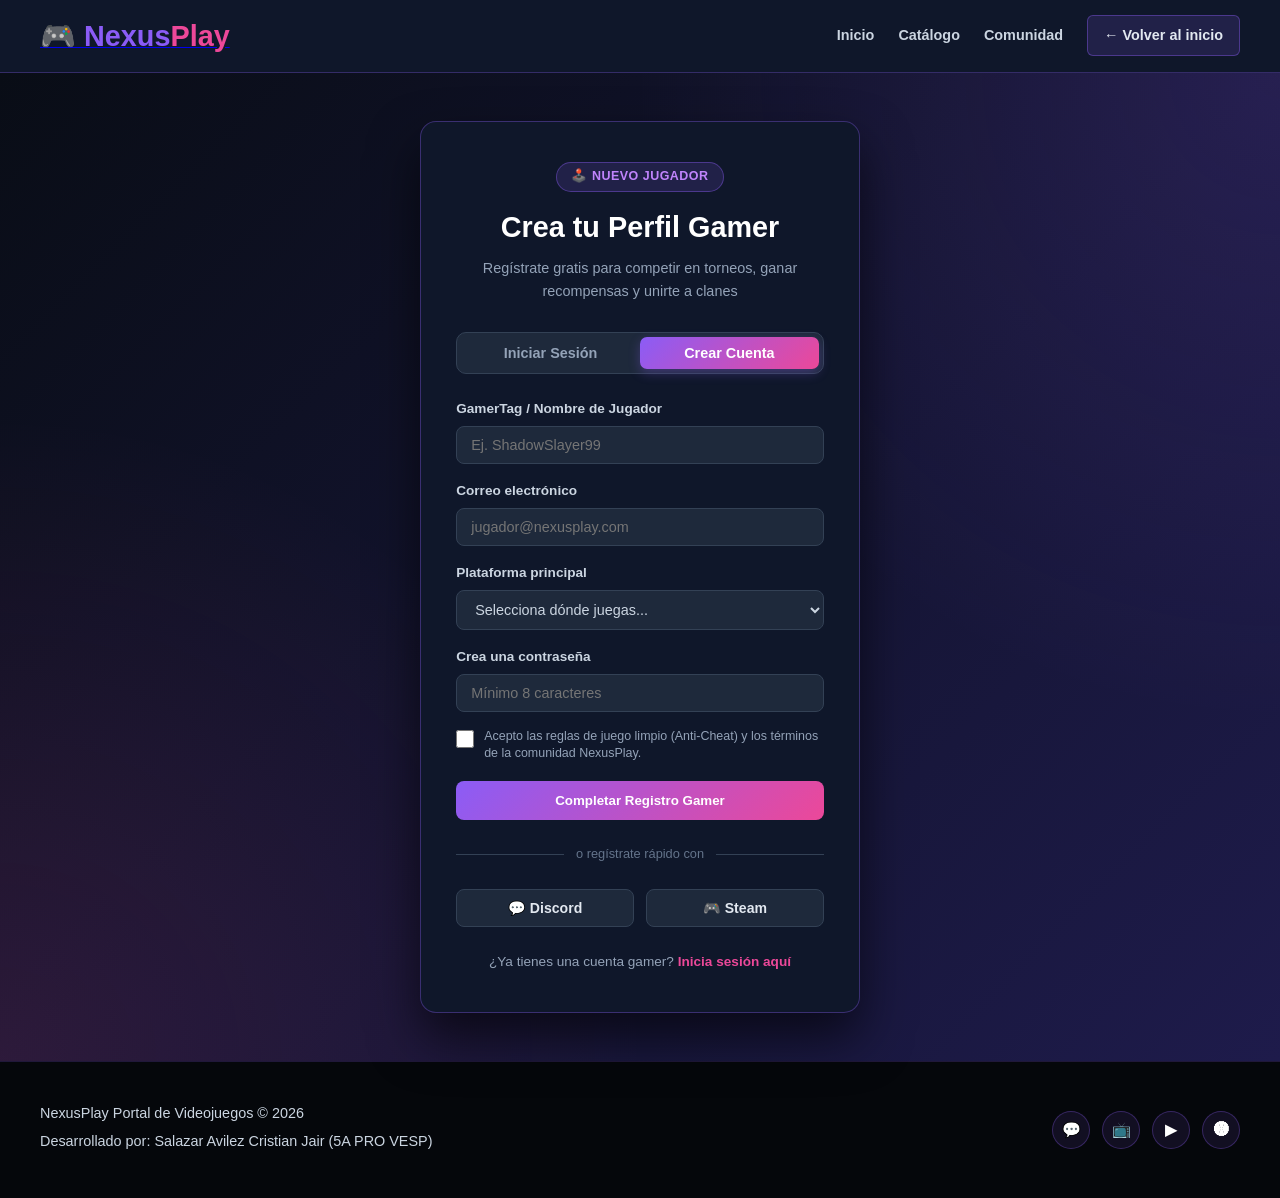
<file: login.html>
<!DOCTYPE html>
<html lang="es">
<head>
    <meta charset="UTF-8">
    <meta name="viewport" content="width=device-width, initial-scale=1.0">
    <title>Registro de Jugador - NexusPlay Gaming</title>
    <link rel="stylesheet" href="style.css">
</head>
<body>

    <!-- Barra de navegación con logo de videojuegos -->
    <header class="navbar">
        <div class="nav-container">
            <div class="nav-brand">
                <a href="index.html">
                    <span style="font-size: 1.8rem; font-weight: 800; color: #8b5cf6;">🎮 Nexus<span style="color: #ec4899;">Play</span></span>
                </a>
            </div>
            <nav class="nav-links">
                <a href="index.html">Inicio</a>
                <a href="index.html#catalogo">Catálogo</a>
                <a href="index.html#comunidad">Comunidad</a>
                <a href="index.html" class="btn-nav-back">← Volver al inicio</a>
            </nav>
        </div>
    </header>

    <!-- Sección principal de Registro Gamer -->
    <main class="login-section">
        <div class="login-wrapper">
            <div class="login-card">
                <div class="login-header">
                    <span class="login-badge">🕹️ Nuevo Jugador</span>
                    <h1>Crea tu Perfil Gamer</h1>
                    <p>Regístrate gratis para competir en torneos, ganar recompensas y unirte a clanes</p>
                </div>

                <!-- Pestañas (Crear Cuenta activa por defecto) -->
                <div class="auth-tabs">
                    <button type="button" class="auth-tab">Iniciar Sesión</button>
                    <button type="button" class="auth-tab active">Crear Cuenta</button>
                </div>

                <!-- Formulario de Registro de Videojuegos -->
                <form action="#" method="POST">
                    <div class="form-group-margin">
                        <label for="gamertag" class="login-label">GamerTag / Nombre de Jugador</label>
                        <input type="text" id="gamertag" name="gamertag" class="form-control-input" placeholder="Ej. ShadowSlayer99" required>
                    </div>

                    <div class="form-group-margin">
                        <label for="email" class="login-label">Correo electrónico</label>
                        <input type="email" id="email" name="email" class="form-control-input" placeholder="jugador@nexusplay.com" required>
                    </div>

                    <div class="form-group-margin">
                        <label for="plataforma" class="login-label">Plataforma principal</label>
                        <select id="plataforma" name="plataforma" class="form-control-select" required>
                            <option value="">Selecciona dónde juegas...</option>
                            <option value="pc">PC Master Race</option>
                            <option value="ps5">PlayStation 5 / PS4</option>
                            <option value="xbox">Xbox Series X|S / One</option>
                            <option value="nintendo">Nintendo Switch</option>
                            <option value="mobile">Mobile Gaming</option>
                        </select>
                    </div>

                    <div class="form-group-margin">
                        <label for="password" class="login-label">Crea una contraseña</label>
                        <input type="password" id="password" name="password" class="form-control-input" placeholder="Mínimo 8 caracteres" required>
                    </div>

                    <div class="form-group-checkbox">
                        <input type="checkbox" id="terminos" class="form-checkbox-input" required>
                        <label for="terminos" class="form-checkbox-label">
                            Acepto las reglas de juego limpio (Anti-Cheat) y los términos de la comunidad NexusPlay.
                        </label>
                    </div>

                    <button type="submit" class="form-submit-btn">Completar Registro Gamer</button>
                </form>

                <div class="login-divider">
                    <span>o regístrate rápido con</span>
                </div>

                <div class="social-login-grid">
                    <button type="button" class="btn-social-auth">💬 Discord</button>
                    <button type="button" class="btn-social-auth">🎮 Steam</button>
                </div>

                <p class="login-footer-text">
                    ¿Ya tienes una cuenta gamer? <a href="#">Inicia sesión aquí</a>
                </p>
            </div>
        </div>
    </main>

    <!-- Pie de página -->
    <footer class="footer">
        <div class="footer-container">
            <div class="footer-info">
                <p>NexusPlay Portal de Videojuegos © 2026</p>
                <p class="footer-author">Desarrollado por: Salazar Avilez Cristian Jair (5A PRO VESP)</p>
            </div>
            <div class="footer-socials">
                <a href="https://discord.com" target="_blank" class="social-icon" title="Discord">💬</a>
                <a href="https://twitch.tv" target="_blank" class="social-icon" title="Twitch">📺</a>
                <a href="https://youtube.com" target="_blank" class="social-icon" title="YouTube">▶</a>
                <a href="https://twitter.com" target="_blank" class="social-icon" title="Twitter/X">🅧</a>
            </div>
        </div>
    </footer>

</body>
</html>
</file>
<file: style.css>
/* ======================================================================
   ESTILOS GENERALES Y PORTADA - NEXUSPLAY GAMING
   ====================================================================== */
*{
    box-sizing: border-box;
    margin: 0;
    padding: 0;
}

body {
    font-family: 'Segoe UI', Tahoma, Geneva, Verdana, sans-serif;
    color: #e2e8f0;
    background-color: #090d16;
    line-height: 1.6;
}

/* --------------------------------------------------------------------
   BARRA SUPERIOR DE CONTACTO
   -------------------------------------------------------------------- */
.top-bar {
    background-color: #05070b;
    color: #94a3b8;
    font-size: 0.82rem;
    padding: 0.5rem 2rem;
    border-bottom: 1px solid rgba(139, 92, 246, 0.2);
}

.top-bar-container {
    max-width: 1200px;
    margin: 0 auto;
    display: flex;
    justify-content: space-between;
    align-items: center;
}

.top-contacts {
    display: flex;
    gap: 2rem;
}

.top-item.whatsapp {
    color: #ec4899;
}

/* ======================================================================
   BARRA DE NAVEGACIÓN RESPONSIVA
   ====================================================================== */
.navbar {
    background-color: #0f172a;
    border-bottom: 1px solid rgba(139, 92, 246, 0.3);
    position: sticky;
    top: 0;
    z-index: 1000;
    padding: 0.8rem 1.5rem;
}

.nav-container {
    max-width: 1200px;
    margin: 0 auto;
    display: flex;
    justify-content: space-between;
    align-items: center;
    flex-wrap: wrap;
    gap: 1rem;
}

.nav-brand {
    display: flex;
    align-items: center;
}

.brand-logo-img {
    height: 55px;
    width: auto;
    object-fit: contain;
    display: block;
}

.nav-links {
    display: flex;
    align-items: center;
    gap: 1.5rem;
    flex-wrap: wrap;
}

.nav-links a {
    text-decoration: none;
    color: #cbd5e1;
    font-weight: 600;
    font-size: 0.9rem;
    transition: color 0.2s;
}

.nav-links a:hover {
    color: #ec4899;
}

.btn-nav-login {
    background: linear-gradient(135deg, #8b5cf6 0%, #ec4899 100%);
    color: white !important;
    padding: 8px 16px;
    border-radius: 6px;
    transition: opacity 0.2s;
}

.btn-nav-login:hover {
    opacity: 0.9;
}

@media (max-width: 600px) {
    .navbar {
        padding: 0.6rem 1rem;
    }
    .nav-container {
        justify-content: center;
    }
    .nav-links {
        gap: 1rem;
        justify-content: center;
    }
}

/* --------------------------------------------------------------------
   SECCIÓN HERO (DOS COLUMNAS CON COLLAGE)
   -------------------------------------------------------------------- */
.hero-section {
    background: linear-gradient(135deg, #090d16 0%, #1e1b4b 100%);
    color: white;
    padding: 5rem 2rem;
    overflow: hidden;
}

.hero-container {
    max-width: 1200px;
    margin: 0 auto;
    display: grid;
    grid-template-columns: 1.1fr 0.9fr;
    gap: 3rem;
    align-items: center;
}

@media (max-width: 900px) {
    .hero-container {
        grid-template-columns: 1fr;
    }
}

.hero-tag {
    display: inline-block;
    background-color: rgba(139, 92, 246, 0.2);
    border: 1px solid rgba(139, 92, 246, 0.4);
    color: #c084fc;
    padding: 6px 16px;
    border-radius: 20px;
    font-size: 0.85rem;
    font-weight: 600;
    text-transform: uppercase;
    margin-bottom: 1.5rem;
}

.hero-text-side h1 {
    font-size: 2.8rem;
    font-weight: 800;
    margin-bottom: 1rem;
    letter-spacing: -0.5px;
    line-height: 1.2;
}

.hero-text-side p {
    font-size: 1.1rem;
    color: #94a3b8;
    margin-bottom: 2rem;
    line-height: 1.6;
}

.hero-cta-box {
    background: rgba(15, 23, 42, 0.7);
    border: 1px solid rgba(139, 92, 246, 0.3);
    padding: 1.8rem;
    border-radius: 12px;
    backdrop-filter: blur(6px);
}

.btn-orange {
    display: inline-block;
    background: linear-gradient(135deg, #8b5cf6 0%, #ec4899 100%);
    color: white;
    padding: 14px 28px;
    border-radius: 8px;
    text-decoration: none;
    font-weight: 700;
    font-size: 1.05rem;
    box-shadow: 0 4px 15px rgba(236, 72, 153, 0.4);
    transition: transform 0.2s, box-shadow 0.2s;
    margin-bottom: 1.2rem;
}

.btn-orange:hover {
    transform: translateY(-2px);
    box-shadow: 0 6px 20px rgba(236, 72, 153, 0.6);
}

.hero-benefits {
    display: flex;
    flex-wrap: wrap;
    gap: 15px;
    font-size: 0.9rem;
    color: #cbd5e1;
    font-weight: 500;
}

/* Estilos del Collage de Imágenes */
.image-collage {
    display: flex;
    flex-direction: column;
    gap: 15px;
    background: rgba(255, 255, 255, 0.03);
    padding: 20px;
    border-radius: 20px;
    border: 1px solid rgba(139, 92, 246, 0.2);
}

.collage-main img {
    width: 100%;
    height: 240px;
    object-fit: cover;
    border-radius: 12px;
    box-shadow: 0 10px 25px rgba(0,0,0,0.5);
}

.collage-sub {
    display: grid;
    grid-template-columns: 1fr 1fr;
    gap: 15px;
}

.collage-sub img {
    width: 100%;
    height: 140px;
    object-fit: cover;
    border-radius: 12px;
    box-shadow: 0 8px 20px rgba(0,0,0,0.5);
}

.hero-title-custom {
    font-size: 2.5rem;
    margin-bottom: 1rem;
}

.hero-desc-custom {
    color: #94a3b8;
    font-size: 1rem;
    margin-bottom: 1.5rem;
}

.hero-subtitle-custom {
    font-size: 0.95rem;
    font-weight: 600;
    color: #c084fc;
    margin-bottom: 0.8rem;
}

.hero-benefits-column {
    display: flex;
    flex-direction: column;
    gap: 8px;
}

/* Tarjeta del Formulario */
.cbtis-hero-form-card {
    background-color: #0f172a;
    border: 1px solid rgba(139, 92, 246, 0.3);
    padding: 2.2rem;
    border-radius: 16px;
    box-shadow: 0 20px 40px rgba(0, 0, 0, 0.5);
    width: 100%;
    max-width: 440px;
    margin: 0 auto;
}

.form-card-title {
    color: #ffffff;
    font-size: 1.25rem;
    font-weight: 700;
    margin-bottom: 1rem;
    text-align: center;
}

.form-group-margin {
    margin-bottom: 1rem;
}

.form-control-input, 
.form-control-select, 
.form-control-date, 
.form-control-textarea {
    width: 100%;
    background-color: #1e293b;
    border: 1px solid #334155;
    color: #ffffff;
    border-radius: 8px;
    padding: 10px 14px;
    font-size: 0.9rem;
    outline: none;
}

.form-control-select {
    color: #cbd5e1;
}

.form-date-label {
    font-size: 0.78rem;
    color: #94a3b8;
    display: block;
    margin-bottom: 2px;
}

.form-control-date {
    color: #ffffff;
}

.form-control-textarea {
    font-family: inherit;
}

.form-group-checkbox {
    margin-bottom: 1.2rem;
    display: flex;
    flex-direction: row !important;
    align-items: flex-start !important;
    justify-content: flex-start !important;
    gap: 10px;
    text-align: left;
    width: 100%;
}

.form-checkbox-input {
    width: 18px !important;
    height: 18px !important;
    min-width: 18px;
    cursor: pointer;
    margin-top: 2px;
    flex-shrink: 0;
}

.form-checkbox-label {
    font-size: 0.78rem !important;
    color: #94a3b8 !important;
    line-height: 1.35 !important;
    cursor: pointer;
    display: inline-block !important;
    width: auto !important;
    flex: 1;
}

.form-submit-btn {
    background: linear-gradient(135deg, #8b5cf6 0%, #ec4899 100%);
    width: 100%;
    border-radius: 8px;
    padding: 12px;
    font-weight: 700;
    color: white;
    border: none;
    cursor: pointer;
    transition: opacity 0.2s;
}

.form-submit-btn:hover {
    opacity: 0.9;
}

.cbtis-hero-form-card input:focus, 
.cbtis-hero-form-card select:focus, 
.cbtis-hero-form-card textarea:focus {
    border-color: #8b5cf6 !important;
    box-shadow: 0 0 0 3px rgba(139, 92, 246, 0.25);
}

/* ======================================================================
   ESTILOS DE CATÁLOGO / GÉNEROS
   ====================================================================== */
.careers-section {
    padding: 5rem 2rem;
    background-color: #0b101b;
}

.section-container {
    max-width: 1200px;
    margin: 0 auto;
}

.section-header {
    text-align: center;
    margin-bottom: 3.5rem;
}

.section-header h2 {
    font-size: 2.2rem;
    color: #ffffff;
    margin-bottom: 0.5rem;
}

.section-header p {
    color: #94a3b8;
    font-size: 1.05rem;
}

.careers-grid {
    display: grid;
    grid-template-columns: repeat(auto-fit, minmax(260px, 1fr));
    gap: 2rem;
}

.career-card {
    background-color: #0f172a;
    border: 1px solid rgba(139, 92, 246, 0.2);
    border-radius: 12px;
    overflow: hidden;
    box-shadow: 0 4px 6px rgba(0, 0, 0, 0.2);
    transition: transform 0.2s ease, box-shadow 0.2s ease, border-color 0.2s ease;
}

.career-card:hover {
    transform: translateY(-5px);
    box-shadow: 0 15px 30px rgba(139, 92, 246, 0.15);
    border-color: #8b5cf6;
}

.career-img-container {
    width: 100%;
    height: 160px;
    overflow: hidden;
}

.career-img-container img {
    width: 100%;
    height: 100%;
    object-fit: cover;
    transition: transform 0.3s ease;
}

.career-card:hover .career-img-container img {
    transform: scale(1.05);
}

.career-content {
    padding: 1.8rem;
}

.career-content h3 {
    font-size: 1.15rem;
    color: #ffffff;
    margin-bottom: 0.8rem;
    font-weight: 700;
}

.career-content p {
    color: #94a3b8;
    font-size: 0.9rem;
    line-height: 1.5;
}

/* ======================================================================
   ESTILOS DE LA SECCIÓN MULTIMEDIA (VIDEO Y MAPA OSCURO)
   ====================================================================== */
.multimedia-grid {
    display: grid;
    grid-template-columns: 1fr 1fr;
    gap: 30px;
    align-items: center;
}

.multimedia-card {
    background: #0f172a;
    padding: 20px;
    border-radius: 12px;
    box-shadow: 0 10px 25px rgba(0, 0, 0, 0.4);
    border: 1px solid rgba(139, 92, 246, 0.3);
}

.multimedia-card h3 {
    margin-bottom: 15px;
    color: #ffffff;
    font-size: 1.2rem;
    font-weight: 700;
}

.iframe-container {
    position: relative;
    width: 100%;
    height: 0;
    padding-bottom: 56.25%;
}

.iframe-container iframe {
    position: absolute;
    top: 0;
    left: 0;
    width: 100%;
    height: 100%;
    border: 0;
    border-radius: 8px;
}

@media (max-width: 900px) {
    .multimedia-grid {
        grid-template-columns: 1fr;
    }
}

/* ======================================================================
   ESTILOS Y RECORRIDO DE STREAMERS
   ====================================================================== */
.teachers-section {
    background: linear-gradient(135deg, #090d16 0%, #1e1b4b 100%);
    color: white;
    padding: 4rem 1.5rem;
}

.teachers-container {
    max-width: 1200px;
    margin: 0 auto;
}

.teachers-header {
    display: flex;
    justify-content: space-between;
    align-items: flex-end;
    margin-bottom: 2.5rem;
    flex-wrap: wrap;
    gap: 1.5rem;
}

.teachers-header h2 {
    font-size: 2.2rem;
    font-weight: 800;
    margin-top: 0.3rem;
    color: #ffffff;
}

.teachers-header p {
    color: #94a3b8;
    font-size: 1rem;
    max-width: 700px;
    margin-top: 0.5rem;
}

.teachers-tag {
    color: #c084fc;
    font-weight: bold;
    font-size: 0.85rem;
    display: block;
    margin-bottom: 8px;
    text-transform: uppercase;
}

.teachers-nav-buttons {
    display: flex;
    gap: 10px;
}

.nav-btn {
    background-color: rgba(255, 255, 255, 0.05);
    border: 1px solid rgba(139, 92, 246, 0.3);
    color: white;
    width: 45px;
    height: 45px;
    border-radius: 50%;
    font-size: 1.4rem;
    cursor: pointer;
    display: flex;
    align-items: center;
    justify-content: center;
    transition: background 0.2s, transform 0.1s;
}

.nav-btn:hover {
    background-color: #8b5cf6;
    border-color: #8b5cf6;
    transform: scale(1.05);
}

.teachers-grid {
    display: flex;
    gap: 1.5rem;
    overflow-x: auto;
    scroll-behavior: smooth;
    padding-bottom: 1rem;
    scrollbar-width: none;
}

.teachers-grid::-webkit-scrollbar {
    display: none;
}

.teacher-card {
    min-width: 280px;
    flex: 0 0 280px;
    background-color: #0f172a;
    border: 1px solid rgba(139, 92, 246, 0.2);
    border-radius: 12px;
    overflow: hidden;
    box-shadow: 0 8px 20px rgba(0, 0, 0, 0.4);
    transition: transform 0.2s ease, border-color 0.2s ease;
}

.teacher-card:hover {
    transform: translateY(-5px);
    border-color: #8b5cf6;
}

.teacher-card img {
    width: 100%;
    height: 220px;
    object-fit: cover;
}

.teacher-info {
    padding: 1.5rem;
}

.teacher-info h3 {
    font-size: 1.1rem;
    color: #ffffff;
    margin-bottom: 0.4rem;
    font-weight: 700;
}

.teacher-info p {
    font-size: 0.85rem;
    color: #94a3b8;
    line-height: 1.4;
}

/* ======================================================================
   ESTILOS DE CONVENIOS (MARQUESINAS INFINITAS)
   ====================================================================== */
.convenios-section {
    padding: 5rem 0;
    background-color: #0b101b;
    overflow: hidden;
}

.convenience-tag-custom {
    text-align: center;
}

.marquee-wrapper {
    width: 100%;
    overflow: hidden;
    display: flex;
    position: relative;
}

.marquee-wrapper-spacing {
    margin-top: 1.5rem;
}

.marquee-track {
    display: flex;
    gap: 1.5rem;
    width: max-content;
}

.marquee-track-top {
    animation: scrollLeft 35s linear infinite;
}

.marquee-track-bottom {
    animation: scrollRight 35s linear infinite;
}

.convenio-card {
    background-color: #0f172a;
    border: 1px solid rgba(139, 92, 246, 0.2);
    padding: 1rem 2rem;
    border-radius: 10px;
    font-weight: 700;
    font-size: 0.95rem;
    color: #e2e8f0;
    white-space: nowrap;
    box-shadow: 0 2px 4px rgba(0,0,0,0.2);
}

@keyframes scrollLeft {
    0% { transform: translateX(0); }
    100% { transform: translateX(-50%); }
}

@keyframes scrollRight {
    0% { transform: translateX(-50%); }
    100% { transform: translateX(0); }
}

/* ======================================================================
   ESTILOS DEL PIE DE PÁGINA (FOOTER)
   ====================================================================== */
.footer {
    background-color: #05070b;
    color: #94a3b8;
    padding: 2.5rem 2rem;
    border-top: 1px solid rgba(139, 92, 246, 0.2);
}

.footer-container {
    max-width: 1200px;
    margin: 0 auto;
    display: flex;
    justify-content: space-between;
    align-items: center;
    flex-wrap: wrap;
    gap: 1.5rem;
}

.footer-info p {
    font-size: 0.9rem;
    color: #cbd5e1;
    margin-bottom: 0.3rem;
}

.footer-author {
    font-size: 0.82rem;
    color: #64748b;
}

.footer-socials {
    display: flex;
    gap: 12px;
}

.social-icon {
    width: 38px;
    height: 38px;
    background: rgba(139, 92, 246, 0.1);
    border: 1px solid rgba(139, 92, 246, 0.3);
    color: #ffffff;
    border-radius: 50%;
    display: flex;
    align-items: center;
    justify-content: center;
    text-decoration: none;
    font-weight: 700;
    font-size: 0.95rem;
    transition: background 0.2s, transform 0.2s, border-color 0.2s;
}

.social-icon:hover {
    background: #8b5cf6;
    border-color: #8b5cf6;
    transform: translateY(-3px);
}

@media (max-width: 768px) {
    .footer-container {
        flex-direction: column;
        text-align: center;
    }
    .footer-socials {
        justify-content: center;
    }
}

@media (max-width: 768px) {
    .teachers-header {
        flex-direction: column;
        align-items: flex-start;
    }
    
    .hero-text-side h1 {
        font-size: 2.2rem;
    }
}/* ======================================================================
   ESTILOS DE PÁGINA DE LOGIN / INICIO DE SESIÓN - NEXUSPLAY GAMING
   ====================================================================== */
.login-section {
    min-height: calc(100vh - 160px);
    background: radial-gradient(circle at top right, rgba(139, 92, 246, 0.15), transparent 40%),
                radial-gradient(circle at bottom left, rgba(236, 72, 153, 0.12), transparent 40%),
                linear-gradient(135deg, #090d16 0%, #1e1b4b 100%);
    display: flex;
    align-items: center;
    justify-content: center;
    padding: 3rem 1.5rem;
}

.login-wrapper {
    width: 100%;
    max-width: 440px;
}

.login-card {
    background-color: #0f172a;
    border: 1px solid rgba(139, 92, 246, 0.35);
    border-radius: 16px;
    padding: 2.5rem 2.2rem;
    box-shadow: 0 25px 50px rgba(0, 0, 0, 0.6);
    backdrop-filter: blur(10px);
}

.login-header {
    text-align: center;
    margin-bottom: 1.8rem;
}

.login-badge {
    display: inline-block;
    background-color: rgba(139, 92, 246, 0.15);
    border: 1px solid rgba(139, 92, 246, 0.4);
    color: #c084fc;
    padding: 4px 14px;
    border-radius: 20px;
    font-size: 0.78rem;
    font-weight: 700;
    text-transform: uppercase;
    letter-spacing: 0.5px;
    margin-bottom: 0.8rem;
}

.login-header h1 {
    font-size: 1.8rem;
    font-weight: 800;
    color: #ffffff;
    margin-bottom: 0.4rem;
}

.login-header p {
    color: #94a3b8;
    font-size: 0.9rem;
}

/* Pestañas Login / Registro */
.auth-tabs {
    display: grid;
    grid-template-columns: 1fr 1fr;
    background-color: #1e293b;
    padding: 4px;
    border-radius: 10px;
    margin-bottom: 1.5rem;
    border: 1px solid #334155;
}

.auth-tab {
    background: transparent;
    border: none;
    color: #94a3b8;
    padding: 8px;
    font-size: 0.9rem;
    font-weight: 600;
    border-radius: 7px;
    cursor: pointer;
    transition: all 0.2s ease;
}

.auth-tab.active {
    background: linear-gradient(135deg, #8b5cf6 0%, #ec4899 100%);
    color: #ffffff;
    box-shadow: 0 4px 12px rgba(139, 92, 246, 0.3);
}

/* Etiquetas y campos del Login */
.login-label {
    display: block;
    font-size: 0.85rem;
    font-weight: 600;
    color: #cbd5e1;
    margin-bottom: 0.4rem;
}

.login-options {
    display: flex;
    justify-content: space-between;
    align-items: center;
    margin-bottom: 1.4rem;
    font-size: 0.82rem;
}

.remember-me {
    display: flex;
    align-items: center;
    gap: 8px;
    color: #94a3b8;
    cursor: pointer;
}

.forgot-link {
    color: #c084fc;
    text-decoration: none;
    font-weight: 600;
    transition: color 0.2s;
}

.forgot-link:hover {
    color: #ec4899;
    text-decoration: underline;
}

/* Separador y botones sociales */
.login-divider {
    display: flex;
    align-items: center;
    text-align: center;
    margin: 1.5rem 0;
    color: #64748b;
    font-size: 0.8rem;
}

.login-divider::before,
.login-divider::after {
    content: '';
    flex: 1;
    border-bottom: 1px solid #334155;
}

.login-divider span {
    padding: 0 12px;
}

.social-login-grid {
    display: grid;
    grid-template-columns: 1fr 1fr;
    gap: 12px;
}

.btn-social-auth {
    display: flex;
    align-items: center;
    justify-content: center;
    gap: 8px;
    background-color: #1e293b;
    border: 1px solid #334155;
    color: #e2e8f0;
    padding: 10px;
    border-radius: 8px;
    font-size: 0.88rem;
    font-weight: 600;
    cursor: pointer;
    transition: border-color 0.2s, background-color 0.2s, transform 0.1s;
}

.btn-social-auth:hover {
    border-color: #8b5cf6;
    background-color: #263349;
    transform: translateY(-1px);
}

.login-footer-text {
    text-align: center;
    margin-top: 1.5rem;
    font-size: 0.85rem;
    color: #94a3b8;
}

.login-footer-text a {
    color: #ec4899;
    font-weight: 700;
    text-decoration: none;
}

.login-footer-text a:hover {
    text-decoration: underline;
}

/* Modificación en la barra de navegación para botón de regresar */
.btn-nav-back {
    background-color: rgba(139, 92, 246, 0.15);
    border: 1px solid rgba(139, 92, 246, 0.4);
    color: #e2e8f0 !important;
    padding: 8px 16px;
    border-radius: 6px;
    transition: background-color 0.2s;
}

.btn-nav-back:hover {
    background-color: rgba(139, 92, 246, 0.3);
}

@media (max-width: 480px) {
    .login-card {
        padding: 2rem 1.4rem;
    }
    .social-login-grid {
        grid-template-columns: 1fr;
    }
}
</file>
